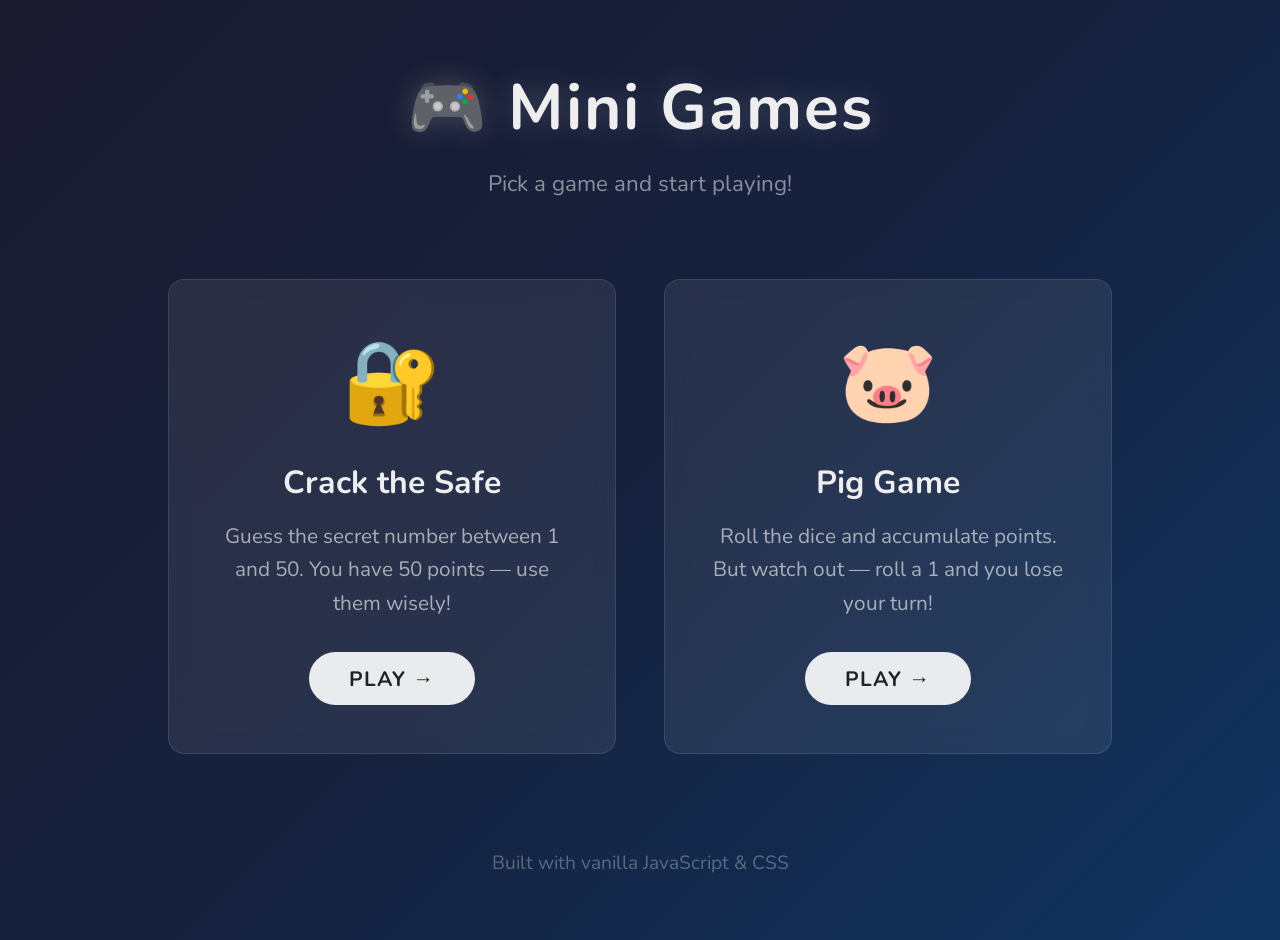
<file: index.html>
<!doctype html>
<html lang="en">
  <head>
    <meta charset="UTF-8" />
    <meta name="viewport" content="width=device-width, initial-scale=1.0" />
    <title>Mini Games</title>
    <style>
      @import url('https://fonts.googleapis.com/css2?family=Nunito:wght@300;400;700&display=swap');

      * {
        margin: 0;
        padding: 0;
        box-sizing: border-box;
      }

      body {
        font-family: 'Nunito', sans-serif;
        min-height: 100vh;
        background: linear-gradient(135deg, #1a1a2e, #16213e, #0f3460);
        display: flex;
        flex-direction: column;
        align-items: center;
        justify-content: center;
        padding: 4rem 2rem;
        color: #eee;
      }

      h1 {
        font-size: 4rem;
        font-weight: 700;
        letter-spacing: 2px;
        margin-bottom: 1rem;
        text-align: center;
        text-shadow: 0 0 30px rgba(255,255,255,0.2);
      }

      .subtitle {
        font-size: 1.4rem;
        color: rgba(255,255,255,0.5);
        margin-bottom: 5rem;
        text-align: center;
      }

      .games-grid {
        display: flex;
        gap: 3rem;
        flex-wrap: wrap;
        justify-content: center;
      }

      .game-card {
        background: rgba(255, 255, 255, 0.08);
        border: 1px solid rgba(255,255,255,0.1);
        border-radius: 16px;
        padding: 3rem;
        width: 28rem;
        text-align: center;
        text-decoration: none;
        color: #eee;
        transition: all 0.3s ease;
        backdrop-filter: blur(10px);
      }

      .game-card:hover {
        background: rgba(255, 255, 255, 0.15);
        transform: translateY(-6px);
        box-shadow: 0 20px 40px rgba(0,0,0,0.3);
        border-color: rgba(255,255,255,0.25);
      }

      .game-icon {
        font-size: 5rem;
        margin-bottom: 1.5rem;
        display: block;
      }

      .game-title {
        font-size: 2rem;
        font-weight: 700;
        margin-bottom: 1rem;
      }

      .game-desc {
        font-size: 1.3rem;
        color: rgba(255,255,255,0.6);
        line-height: 1.6;
      }

      .play-btn {
        display: inline-block;
        margin-top: 2rem;
        padding: 0.8rem 2.5rem;
        background: rgba(255,255,255,0.9);
        color: #222;
        border-radius: 50px;
        font-size: 1.3rem;
        font-weight: 700;
        letter-spacing: 1px;
        text-transform: uppercase;
        transition: background 0.2s;
      }

      .game-card:hover .play-btn {
        background: #fff;
      }

      footer {
        margin-top: 6rem;
        font-size: 1.2rem;
        color: rgba(255,255,255,0.3);
      }
    </style>
  </head>
  <body>
    <h1>🎮 Mini Games</h1>
    <p class="subtitle">Pick a game and start playing!</p>

    <div class="games-grid">
      <a href="crack-the-safe/index.html" class="game-card">
        <span class="game-icon">🔐</span>
        <h2 class="game-title">Crack the Safe</h2>
        <p class="game-desc">Guess the secret number between 1 and 50. You have 50 points — use them wisely!</p>
        <span class="play-btn">Play →</span>
      </a>

      <a href="pig-game/index.html" class="game-card">
        <span class="game-icon">🐷</span>
        <h2 class="game-title">Pig Game</h2>
        <p class="game-desc">Roll the dice and accumulate points. But watch out — roll a 1 and you lose your turn!</p>
        <span class="play-btn">Play →</span>
      </a>
    </div>

    <footer>Built with vanilla JavaScript &amp; CSS</footer>
  </body>
</html>
</file>
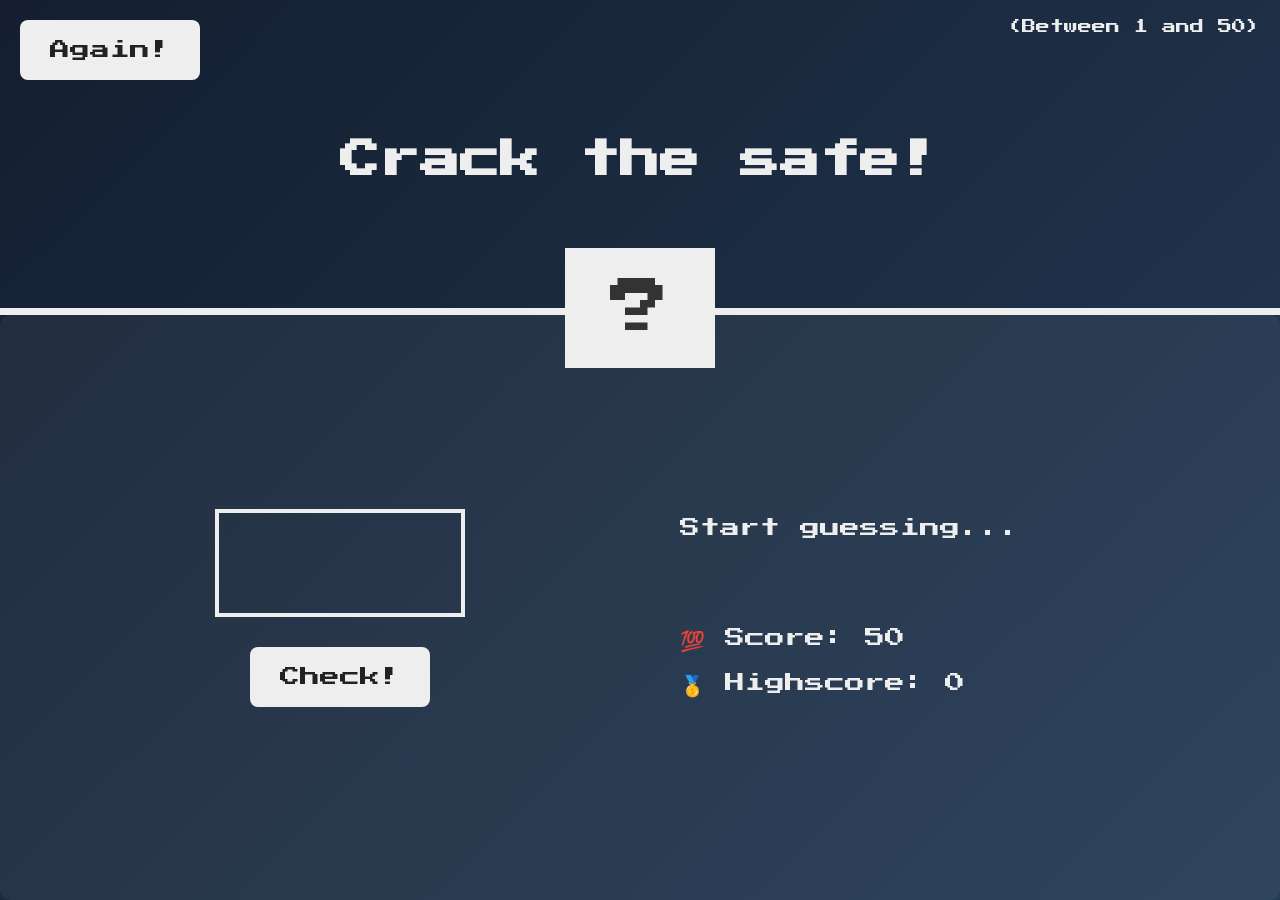
<file: crack-the-safe/index.html>
<!doctype html>
<html lang="en">
  <head>
    <meta charset="UTF-8" />
    <meta name="viewport" content="width=device-width, initial-scale=1.0" />
    <meta http-equiv="X-UA-Compatible" content="ie=edge" />
    <link rel="stylesheet" href="style.css" />
    <title>Crack the Safe!</title>
  </head>
  <body>
    <header>
      <h1>Crack the safe!</h1>
      <p class="between">(Between 1 and 50)</p>
      <button class="btn again">Again!</button>
      <div class="number">?</div>
    </header>
    <main>
      <section class="left">
        <input type="number" class="guess" />
        <button class="btn check">Check!</button>
      </section>
      <section class="right">
        <p class="message">Start guessing...</p>
        <p class="label-score">💯 Score: <span class="score">50</span></p>
        <p class="label-highscore">
          🥇 Highscore: <span class="highscore">0</span>
        </p>
      </section>
    </main>
    <script src="script.js"></script>
  </body>
</html>
</file>
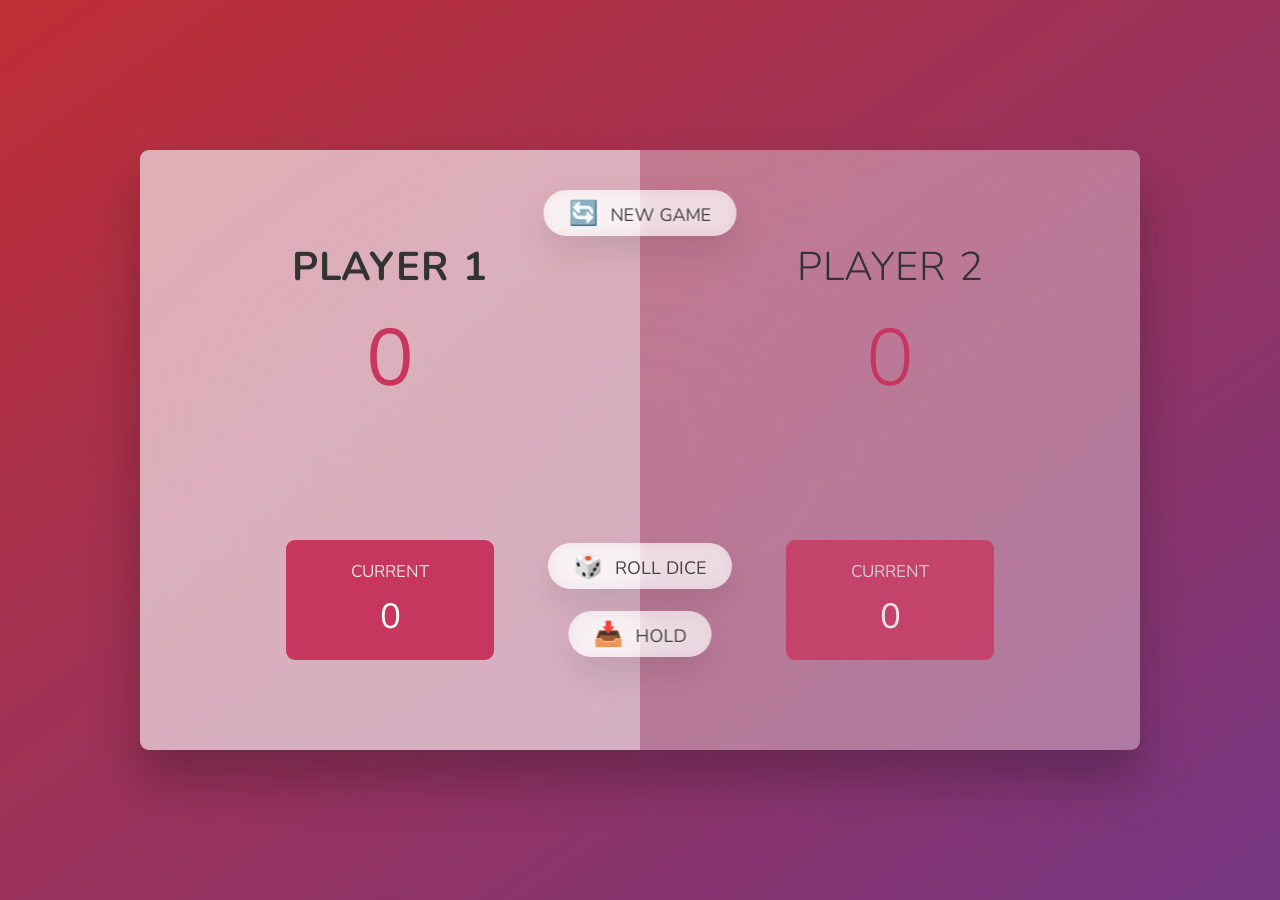
<file: pig-game/index.html>
<!doctype html>
<html lang="en">
  <head>
    <meta charset="UTF-8" />
    <meta name="viewport" content="width=device-width, initial-scale=1.0" />
    <meta http-equiv="X-UA-Compatible" content="ie=edge" />
    <link rel="stylesheet" href="style.css" />
    <title>Pig Game</title>
  </head>
  <body>
    <main>
      <section class="player player--0 player--active">
        <h2 class="name" id="name--0">Player 1</h2>
        <p class="score" id="score--0">43</p>
        <div class="current">
          <p class="current-label">Current</p>
          <p class="current-score" id="current--0">0</p>
        </div>
      </section>
      <section class="player player--1">
        <h2 class="name" id="name--1">Player 2</h2>
        <p class="score" id="score--1">24</p>
        <div class="current">
          <p class="current-label">Current</p>
          <p class="current-score" id="current--1">0</p>
        </div>
      </section>

      <img src="dice-5.png" alt="Playing dice" class="dice" />
      <button class="btn btn--new">🔄 New game</button>
      <button class="btn btn--roll">🎲 Roll dice</button>
      <button class="btn btn--hold">📥 Hold</button>
    </main>
    <script src="script.js"></script>
  </body>
</html>
</file>
<file: crack-the-safe/style.css>
@import url('https://fonts.googleapis.com/css?family=Press+Start+2P&display=swap');

* {
  margin: 0;
  padding: 0;
  box-sizing: inherit;
}

html {
  font-size: 62.5%;
  box-sizing: border-box;
}

body {
  font-family: 'Press Start 2P', sans-serif;
  color: #eee;
  background: linear-gradient(135deg, #141e30, #243b55);
  /* background-color: #60b347; */
}

/* LAYOUT */
header {
  position: relative;
  height: 35vh;
  border-bottom: 7px solid #eee;
}

main {
  height: 65vh;
  color: #eee;
  display: flex;
  align-items: center;
  justify-content: space-around;
  background: rgba(255, 255, 255, 0.05);
  padding: 40px;
  border-radius: 10px;
}

.left {
  width: 52rem;
  display: flex;
  flex-direction: column;
  align-items: center;
}

.right {
  width: 52rem;
  font-size: 2rem;
}

/* ELEMENTS STYLE */
h1 {
  font-size: 4rem;
  text-align: center;
  position: absolute;
  width: 100%;
  top: 52%;
  left: 50%;
  transform: translate(-50%, -50%);
}

.number {
  background: #eee;
  color: #333;
  font-size: 6rem;
  width: 15rem;
  padding: 3rem 0rem;
  text-align: center;
  position: absolute;
  bottom: 0;
  left: 50%;
  transform: translate(-50%, 50%);
}

.between {
  font-size: 1.4rem;
  position: absolute;
  top: 2rem;
  right: 2rem;
}

.again {
  position: absolute;
  top: 2rem;
  left: 2rem;
}

.guess {
  background: none;
  border: 4px solid #eee;
  font-family: inherit;
  color: inherit;
  font-size: 5rem;
  padding: 2.5rem;
  width: 25rem;
  text-align: center;
  display: block;
  margin-bottom: 3rem;
}

.btn {
  border: none;
  background-color: #eee;
  color: #222;
  font-size: 2rem;
  font-family: inherit;
  padding: 2rem 3rem;
  cursor: pointer;
  border-radius: 8px;
}

.btn:hover {
  background-color: #ccc;
}

.message {
  margin-bottom: 8rem;
  height: 3rem;
}

.label-score {
  margin-bottom: 2rem;
}
</file>
<file: pig-game/style.css>
@import url('https://fonts.googleapis.com/css2?family=Nunito&display=swap');

* {
  margin: 0;
  padding: 0;
  box-sizing: inherit;
}

html {
  font-size: 62.5%;
  box-sizing: border-box;
}

body {
  font-family: 'Nunito', sans-serif;
  font-weight: 400;
  height: 100vh;
  color: #333;
  background-image: linear-gradient(to top left, #753682 0%, #bf2e34 100%);
  display: flex;
  align-items: center;
  justify-content: center;
}

/* LAYOUT */
main {
  position: relative;
  width: 100rem;
  height: 60rem;
  background-color: rgba(255, 255, 255, 0.35);
  backdrop-filter: blur(200px);
  filter: blur();
  box-shadow: 0 3rem 5rem rgba(0, 0, 0, 0.25);
  border-radius: 9px;
  overflow: hidden;
  display: flex;
}

.player {
  flex: 50%;
  padding: 9rem;
  display: flex;
  flex-direction: column;
  align-items: center;
  transition: all 0.75s;
}

/* ELEMENTS */
.name {
  position: relative;
  font-size: 4rem;
  text-transform: uppercase;
  letter-spacing: 1px;
  word-spacing: 2px;
  font-weight: 300;
  margin-bottom: 1rem;
}

.score {
  font-size: 8rem;
  font-weight: 300;
  color: #c7365f;
  margin-bottom: auto;
}

.player--active {
  background-color: rgba(255, 255, 255, 0.4);
}
.player--active .name {
  font-weight: 700;
}
.player--active .score {
  font-weight: 400;
}

.player--active .current {
  opacity: 1;
}

.current {
  background-color: #c7365f;
  opacity: 0.8;
  border-radius: 9px;
  color: #fff;
  width: 65%;
  padding: 2rem;
  text-align: center;
  transition: all 0.75s;
}

.current-label {
  text-transform: uppercase;
  margin-bottom: 1rem;
  font-size: 1.7rem;
  color: #ddd;
}

.current-score {
  font-size: 3.5rem;
}

/* ABSOLUTE POSITIONED ELEMENTS */
.btn {
  position: absolute;
  left: 50%;
  transform: translateX(-50%);
  color: #444;
  background: none;
  border: none;
  font-family: inherit;
  font-size: 1.8rem;
  text-transform: uppercase;
  cursor: pointer;
  font-weight: 400;
  transition: all 0.2s;

  background-color: white;
  background-color: rgba(255, 255, 255, 0.6);
  backdrop-filter: blur(10px);

  padding: 0.7rem 2.5rem;
  border-radius: 50rem;
  box-shadow: 0 1.75rem 3.5rem rgba(0, 0, 0, 0.1);
}

.btn::first-letter {
  font-size: 2.4rem;
  display: inline-block;
  margin-right: 0.7rem;
}

.btn--new {
  top: 4rem;
}
.btn--roll {
  top: 39.3rem;
}
.btn--hold {
  top: 46.1rem;
}

.btn:active {
  transform: translate(-50%, 3px);
  box-shadow: 0 1rem 2rem rgba(0, 0, 0, 0.15);
}

.btn:focus {
  outline: none;
}

.dice {
  position: absolute;
  left: 50%;
  top: 16.5rem;
  transform: translateX(-50%);
  height: 10rem;
  box-shadow: 0 2rem 5rem rgba(0, 0, 0, 0.2);
}

.player--winner {
  background-color: #2f2f2f;
}

.player--winner .name {
  font-weight: 700;
  color: #c7365f;
}

.hidden {
  display: none;
}
</file>
